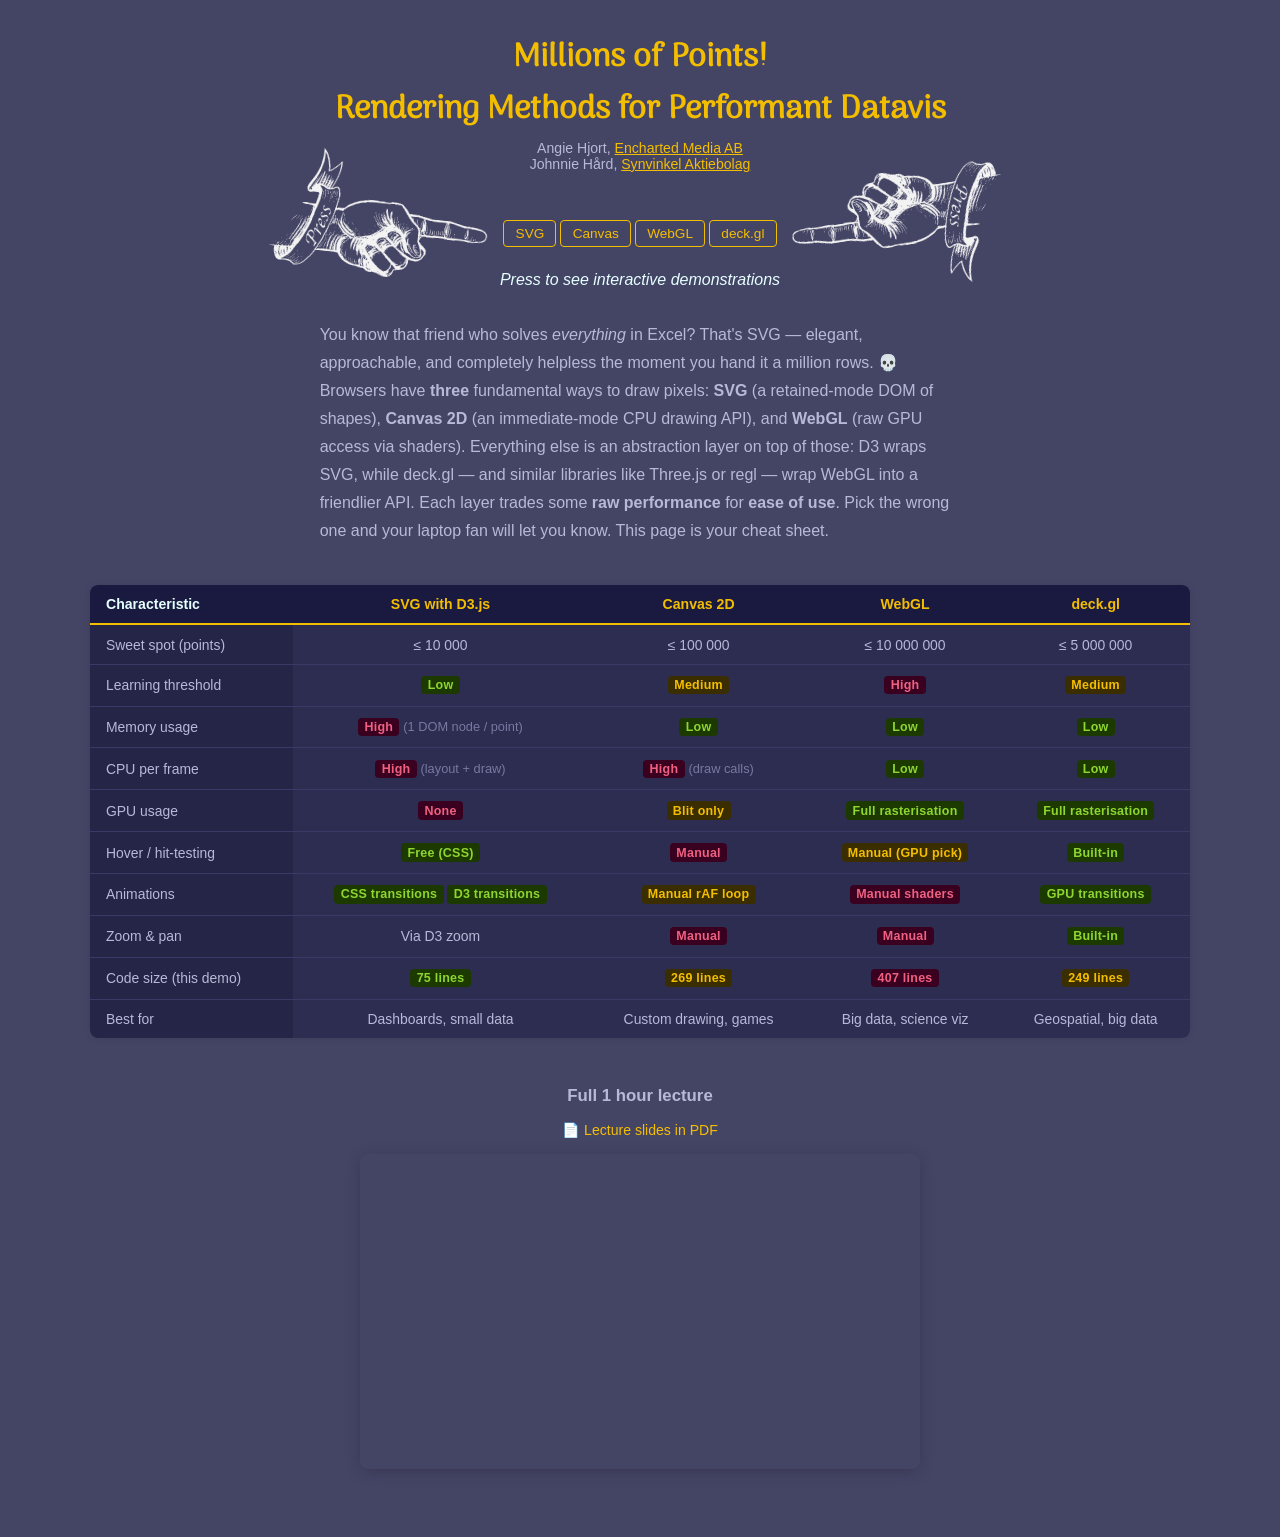
<file: index.html>
<!DOCTYPE html>
<html lang="en">
<head>
  <meta charset="UTF-8" />
  <meta name="viewport" content="width=device-width, initial-scale=1.0" />
  <title>Millions of Points: Rendering Methods for Performant Datavis</title>

  <!-- SEO -->
  <meta name="description" content="Compare SVG, Canvas 2D, WebGL, and deck.gl for rendering large scatter plots in the browser. Live interactive demos, code examples, and a performance breakdown by Angie Hjort." />
  <meta name="author" content="Angie Hjort" />
  <meta name="keywords" content="data visualisation, rendering performance, WebGL, Canvas 2D, SVG, D3, deck.gl, scatter plot, datavis, browser rendering" />
  <link rel="canonical" href="https://enchartme.github.io/rendering-methods/" />

  <!-- Open Graph (Facebook, LinkedIn, Slack, iMessage…) -->
  <meta property="og:type" content="website" />
  <meta property="og:title" content="Millions of Points: Rendering Methods for Performant Datavis" />
  <meta property="og:description" content="Compare SVG, Canvas 2D, WebGL, and deck.gl for rendering large scatter plots. Live demos, code walkthroughs, and a side-by-side performance table." />
  <meta property="og:url" content="https://enchartme.github.io/rendering-methods/" />
  <meta property="og:site_name" content="Rendering Methods — Encharted Media" />
  <meta property="og:locale" content="en_US" />

  <!-- Twitter / X card -->
  <meta name="twitter:card" content="summary_large_image" />
  <meta name="twitter:title" content="Millions of Points: Rendering Methods for Performant Datavis" />
  <meta name="twitter:description" content="Compare SVG, Canvas 2D, WebGL, and deck.gl for rendering large scatter plots. Live demos, code walkthroughs, and a side-by-side performance table." />
  <meta name="twitter:creator" content="@enchartme" />

  <link rel="stylesheet" href="helpers/shared.css">
  <style>
    @media (min-width: 1025px) {
      body {
        height: auto;
        overflow: visible;
      }
    }

    .overview-wrap {
      width: 100%;
    }

    .overview-header {
      text-align: center;
      margin-bottom: 2rem;
      max-width: 900px;
      margin-left: auto;
      margin-right: auto;
    }

    .overview-header h1 {
      font-size: clamp(1.25rem, 4vw, 2rem);
      margin-bottom: 0.25rem;
      white-space: normal;
    }

    .overview-header .author {
      font-size: 0.88rem;
      color: #b8b8d8;
      margin-bottom: 1.5rem;
    }

    .overview-header .author a {
      color: #f4be00;
    }

    .overview-header .page-nav {
      justify-content: center;
    }

    .page-nav-row {
      display: flex;
      align-items: center;
      justify-content: center;
      gap: 0.6rem;
      margin-bottom: 0;
      height: 75px;
    }

    @keyframes finger-nudge-left {
      0%   { left: -5px; }
      50%  { left: -15px; }
      100% { left: -5px; }
    }

    .image-container {
      position: relative;
      top: -10px
    }

    .page-nav-row .pointing-finger-left {
      height: clamp(60px, calc(45px + 8.75vw), 190px);
      width: auto;
      display: block;
      position: relative;
      transform: rotate(6deg);
      animation: finger-nudge-left 1.6s ease-in-out infinite;
    }

    @keyframes finger-nudge-right {
      0%   { right: -5px; }
      50%  { right: -15px; }
      100% { right: -5px; }
    }

    .page-nav-row .pointing-finger-right {
      height: clamp(60px, calc(45px + 8.75vw), 190px);
      width: auto;
      display: block;
      position: relative;
      transform: rotate(171deg);
      animation: finger-nudge-right 1.6s ease-in-out infinite;
    }

    .hint {
      font-style: italic;
      color: #e5ffff;
    }

    .page-nav a {
      color: #f4be00;
      border: 1px solid #f4be00;
    }
    .page-nav a:hover {
      background: #f4be00;
      color: #0a0032;
    }

    .intro {
      font-size: 1rem;
      line-height: 1.75;
      color: #b8b8d8;
      max-width: 72ch;
      margin: 0 auto 2.5rem;
    }

    .comparison-table-wrap {
      overflow-x: auto;
      -webkit-overflow-scrolling: touch;
      max-width: 1100px;
      margin-left: auto;
      margin-right: auto;
      margin-bottom: 3rem;
      border-radius: 8px;
      box-shadow: 0 1px 6px rgba(0,0,0,0.11);
    }

    .comparison-table {
      width: 100%;
      min-width: 600px;
      border-collapse: collapse;
      background: #2d2d52;
      border-radius: 8px;
      overflow: hidden;
      margin-bottom: 0;
      font-size: 0.87rem;
    }

    .comparison-table th,
    .comparison-table td {
      padding: 0.7rem 1rem;
      text-align: center;
      border-bottom: 1px solid #3a3a68;
    }

    .comparison-table thead th {
      background: #1a1a40;
      font-size: 0.88rem;
      color: #e5ffff;
      font-weight: 700;
      border-bottom: 2px solid #f4be00;
    }

    .comparison-table thead th a {
      color: #f4be00;
      text-decoration: none;
    }

    .comparison-table thead th a:hover {
      text-decoration: underline;
    }

    .comparison-table td:first-child {
      text-align: left;
      font-weight: 500;
      color: #b8b8d8;
      background: #252548;
      white-space: nowrap;
    }

    .comparison-table tr:last-child td {
      border-bottom: none;
    }

    .badge {
      display: inline-block;
      padding: 0.18em 0.5em;
      border-radius: 4px;
      font-size: 0.78rem;
      font-weight: 600;
      letter-spacing: 0.02em;
      white-space: nowrap;
    }

    .badge-green  { background: #1c3a00; color: #8ed630; }
    .badge-yellow { background: #3a2e00; color: #f4be00; }
    .badge-red    { background: #3a0020; color: #f06080; }
    .badge-blue   { background: #003838; color: #00e0e2; }
    .muted        { color: #7878a0; font-size: 0.8rem; }

    .video-section {
      text-align: center;
      margin-bottom: 2rem;
      max-width: 900px;
      margin-left: auto;
      margin-right: auto;
    }

    .video-section h2 {
      font-size: 1.05rem;
      color: #b8b8d8;
      font-weight: 600;
      margin-bottom: 1rem;
    }

    .video-wrapper {
      display: inline-block;
      box-shadow: 0 3px 16px rgba(0,0,0,0.18);
      border-radius: 8px;
      overflow: hidden;
      width: 100%;
      max-width: 560px;
    }

    .video-wrapper iframe {
      display: block;
      width: 100%;
      height: auto;
      aspect-ratio: 16 / 9;
    }
  </style>
</head>
<body>

  <div class="overview-wrap">

    <header class="overview-header">
      <h1>Millions of Points! <br/> Rendering Methods for Performant Datavis</h1>
      <p class="author">
        Angie Hjort, <a href="https://enchart.me/" target="_blank">Encharted Media AB</a><br/>
        Johnnie Hård, <a href="https://synvinkel.org/" target="_blank">Synvinkel Aktiebolag</a>
      </p>
      <p class="author"></p>
      <div class="page-nav-row">
        <div class="image-container">
          <img src="lib/pointing-finger.png" alt="" class="pointing-finger-left" aria-hidden="true">
        </div>
        <nav class="page-nav">
          <a href="svg.html">SVG</a>
          <a href="canvas.html">Canvas</a>
          <a href="webgl.html">WebGL</a>
          <a href="deckgl.html">deck.gl</a>
        </nav>
        <div class="image-container">
          <img src="lib/pointing-finger.png" alt="" class="pointing-finger-right" aria-hidden="true">
        </div>
      </div>
      <div class="hint">Press to see interactive demonstrations</div>
    </header>

    <p class="intro">
      You know that friend who solves <em>everything</em> in Excel? That's SVG &mdash; elegant,
      approachable, and completely helpless the moment you hand it a million rows. 💀
      Browsers have <strong>three</strong> fundamental ways to draw pixels: <strong>SVG</strong>
      (a retained-mode DOM of shapes), <strong>Canvas 2D</strong> (an immediate-mode CPU drawing
      API), and <strong>WebGL</strong> (raw GPU access via shaders). Everything else is an
      abstraction layer on top of those: D3 wraps SVG, while deck.gl &mdash; and similar
      libraries like Three.js or regl &mdash; wrap WebGL into a friendlier API. Each layer trades
      some <strong>raw performance</strong> for <strong>ease of use</strong>. Pick the wrong one
      and your laptop fan will let you know. This page is your cheat sheet.
    </p>

    <div class="comparison-table-wrap">
    <table class="comparison-table">
      <thead>
        <tr>
          <th style="text-align:left;">Characteristic</th>
          <th><a href="svg.html">SVG with D3.js</a></th>
          <th><a href="canvas.html">Canvas 2D</a></th>
          <th><a href="webgl.html">WebGL</a></th>
          <th><a href="deckgl.html">deck.gl</a></th>
        </tr>
      </thead>
      <tbody>
        <tr>
          <td>Sweet spot (points)</td>
          <td>≤ 10 000</td>
          <td>≤ 100 000</td>
          <td>≤ 10 000 000</td>
          <td>≤ 5 000 000</td>
        </tr>
        <tr>
          <td>Learning threshold</td>
          <td><span class="badge badge-green">Low</span></td>
          <td><span class="badge badge-yellow">Medium</span></td>
          <td><span class="badge badge-red">High</span></td>
          <td><span class="badge badge-yellow">Medium</span></td>
        </tr>
        <tr>
          <td>Memory usage</td>
          <td><span class="badge badge-red">High</span> <span class="muted">(1 DOM node / point)</span></td>
          <td><span class="badge badge-green">Low</span></td>
          <td><span class="badge badge-green">Low</span></td>
          <td><span class="badge badge-green">Low</span></td>
        </tr>
        <tr>
          <td>CPU per frame</td>
          <td><span class="badge badge-red">High</span> <span class="muted">(layout + draw)</span></td>
          <td><span class="badge badge-red">High</span> <span class="muted">(draw calls)</span></td>
          <td><span class="badge badge-green">Low</span></td>
          <td><span class="badge badge-green">Low</span></td>
        </tr>
        <tr>
          <td>GPU usage</td>
          <td><span class="badge badge-red">None</span></td>
          <td><span class="badge badge-yellow">Blit only</span></td>
          <td><span class="badge badge-green">Full rasterisation</span></td>
          <td><span class="badge badge-green">Full rasterisation</span></td>
        </tr>
        <tr>
          <td>Hover / hit-testing</td>
          <td><span class="badge badge-green">Free (CSS)</span></td>
          <td><span class="badge badge-red">Manual</span></td>
          <td><span class="badge badge-yellow">Manual (GPU pick)</span></td>
          <td><span class="badge badge-green">Built-in</span></td>
        </tr>
        <tr>
          <td>Animations</td>
          <td><span class="badge badge-green">CSS transitions</span> <span class="badge badge-green">D3 transitions</span></td>
          <td><span class="badge badge-yellow">Manual rAF loop</span></td>
          <td><span class="badge badge-red">Manual shaders</span></td>
          <td><span class="badge badge-green">GPU transitions</span></td>
        </tr>
        <tr>
          <td>Zoom &amp; pan</td>
          <td>Via D3 zoom</td>
          <td><span class="badge badge-red">Manual</span></td>
          <td><span class="badge badge-red">Manual</span></td>
          <td><span class="badge badge-green">Built-in</span></td>
        </tr>
        <tr>
          <td>Code size (this demo)</td>
          <td><span class="badge badge-green">75 lines</span></td>
          <td><span class="badge badge-yellow">269 lines</span></td>
          <td><span class="badge badge-red">407 lines</span></td>
          <td><span class="badge badge-yellow">249 lines</span></td>
        </tr>
        <tr>
          <td>Best for</td>
          <td>Dashboards, small data</td>
          <td>Custom drawing, games</td>
          <td>Big data, science viz</td>
          <td>Geospatial, big data</td>
        </tr>
      </tbody>
    </table>
    </div><!-- /.comparison-table-wrap -->

    <div class="video-section">
      <h2>Full 1 hour lecture</h2>
      <p style="margin-bottom:1rem;font-size:0.88rem;color:#777;">
        <a href="https://s3.angiehjort.com/public-library/publications/2026--Angie-Hjort--Millions-of-Points--Rendering-Methods-for-Performant-Datavis.pdf" style="color:#f4be00;text-decoration:none;" onmouseover="this.style.textDecoration='underline'" onmouseout="this.style.textDecoration='none'">📄 Lecture slides in PDF</a>
      </p>
      <div class="video-wrapper">
        <iframe src="https://www.youtube.com/embed/5h4A1JGG_vA?si=MvBcUeYN4b3zB4i2" title="YouTube video player" frameborder="0" allow="accelerometer; autoplay; clipboard-write; encrypted-media; gyroscope; picture-in-picture; web-share" referrerpolicy="strict-origin-when-cross-origin" allowfullscreen></iframe>
      </div>
    </div>

  </div><!-- /.overview-wrap -->

</body>
</html>
</file>
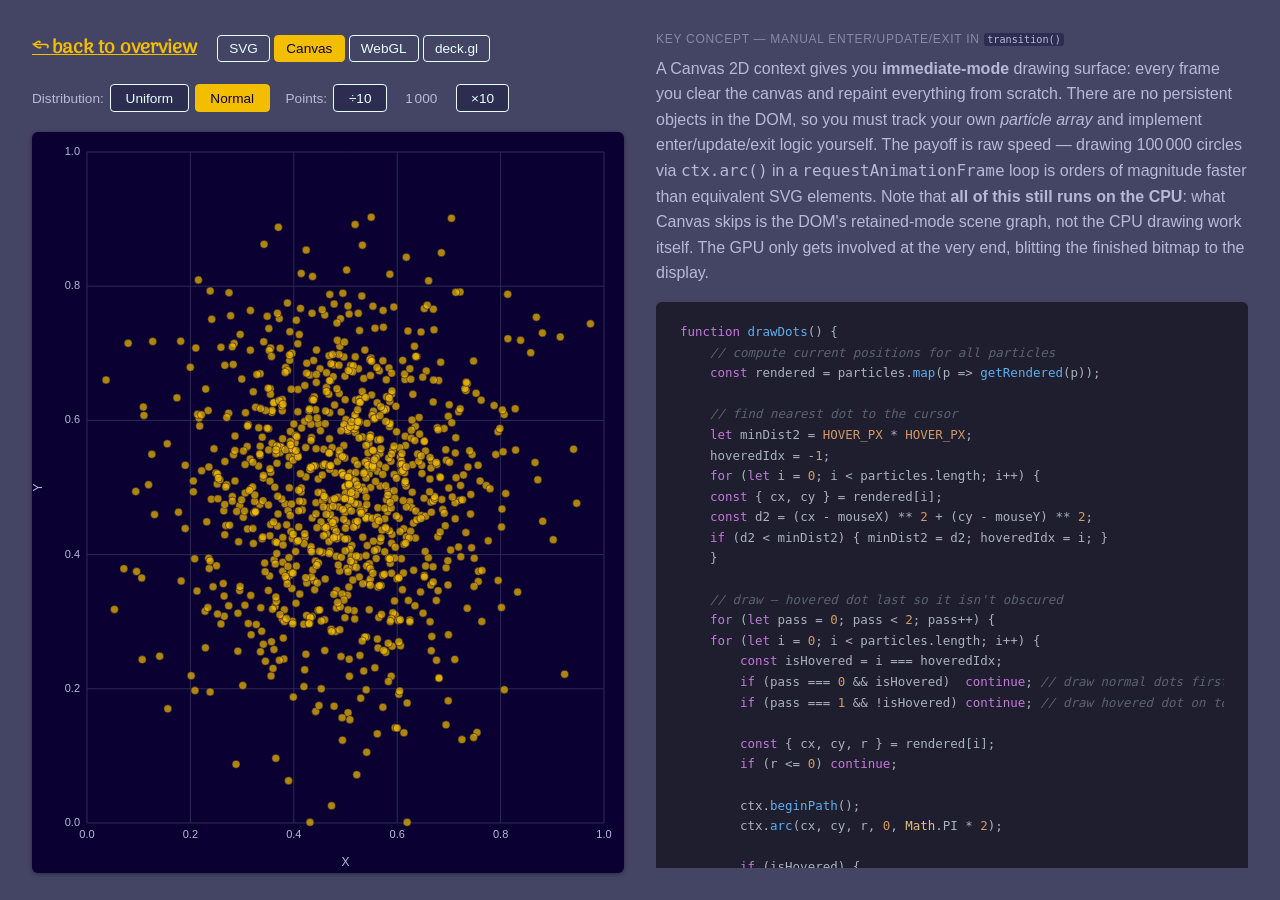
<file: canvas.html>
<!DOCTYPE html>
<html lang="en">
<head>
  <meta charset="UTF-8" />
  <meta name="viewport" content="width=device-width, initial-scale=1.0" />
  <title>Rendering Methods — Canvas</title>
  <link rel="stylesheet" href="lib/atom-one-dark.min.css">
  <script src="lib/highlight.min.js"></script>
  <link rel="stylesheet" href="helpers/shared.css">
  <style>
    canvas {
      display: block;
      width: 100%;
      height: 100%;
      cursor: default;
    }
  </style>
</head>
<body>

  <div class="page-layout">
  <div class="left-col">

  <header class="page-header">
    <h1><a href="index.html">← back to overview</a></h1>
    <nav class="page-nav">
      <a href="svg.html">SVG</a>
      <a href="canvas.html" class="current">Canvas</a>
      <a href="webgl.html">WebGL</a>
      <a href="deckgl.html">deck.gl</a>
    </nav>
  </header>

  <div class="controls">
    <div class="controls-group">
      <span>Distribution:</span>
      <button class="btn"        id="btn-uniform">Uniform</button>
      <button class="btn active" id="btn-normal" >Normal</button>
    </div>
    <div class="controls-group">
      <span>Points:</span>
      <button class="btn" id="btn-div10">&divide;10</button>
      <span id="n-display" style="font-size:0.85rem;color:#b8b8d8;min-width:3.5rem;text-align:center;">1 000</span>
      <button class="btn" id="btn-mul10">&times;10</button>
    </div>
  </div>

  <div class="chart-container">
    <canvas id="scatterplot"></canvas>
  </div>

  </div><!-- /.left-col -->
  <div class="right-col">

  <div class="code-panel">
    <p class="code-panel-label">Key concept &mdash; manual enter/update/exit in <code>transition()</code></p>
    <p class="code-panel-explainer">
      A Canvas 2D context gives you <strong>immediate-mode</strong> drawing surface: every frame you
      clear the canvas and repaint everything from scratch. There are no persistent objects in the DOM,
      so you must track your own <em>particle array</em> and implement enter/update/exit logic yourself.
      The payoff is raw speed &mdash; drawing 100 000 circles via <code>ctx.arc()</code> in a
      <code>requestAnimationFrame</code> loop is orders of magnitude faster than equivalent SVG elements.      Note that <strong>all of this still runs on the CPU</strong>: what Canvas skips is the DOM's
      retained-mode scene graph, not the CPU drawing work itself. The GPU only gets involved at the
      very end, blitting the finished bitmap to the display.    </p>
    <pre><code class="language-javascript">function drawDots() {
    // compute current positions for all particles
    const rendered = particles.map(p => getRendered(p));

    // find nearest dot to the cursor
    let minDist2 = HOVER_PX * HOVER_PX;
    hoveredIdx = -1;
    for (let i = 0; i < particles.length; i++) {
    const { cx, cy } = rendered[i];
    const d2 = (cx - mouseX) ** 2 + (cy - mouseY) ** 2;
    if (d2 < minDist2) { minDist2 = d2; hoveredIdx = i; }
    }

    // draw — hovered dot last so it isn't obscured
    for (let pass = 0; pass < 2; pass++) {
    for (let i = 0; i < particles.length; i++) {
        const isHovered = i === hoveredIdx;
        if (pass === 0 && isHovered)  continue; // draw normal dots first
        if (pass === 1 && !isHovered) continue; // draw hovered dot on top

        const { cx, cy, r } = rendered[i];
        if (r <= 0) continue;

        ctx.beginPath();
        ctx.arc(cx, cy, r, 0, Math.PI * 2);

        if (isHovered) {
        ctx.fillStyle   = '#e5ffff';
        ctx.strokeStyle = '#0a0032';
        ctx.lineWidth   = 0.5;
        } else {
        ctx.fillStyle   = 'rgba(244,190,0,0.7)'; // otter shine gold @ 70%
        ctx.strokeStyle = '#0a0032';
        ctx.lineWidth   = 0.5;
        }

        ctx.fill();
        ctx.stroke();
    }
}
    </code></pre>
  </div>

  <div class="code-panel">
    <p class="code-panel-label">Hover &amp; color</p>
    <p class="code-panel-explainer">
      A canvas is just pixels &mdash; it has no built-in hit-testing. You track the mouse yourself
      and run a nearest-neighbour search every frame. To prevent a hovered dot from being
      obscured by its neighbours, use a two-pass draw: paint all normal dots first, then
      overdraw the highlighted one on top.
    </p>
    <pre><code class="language-javascript">// 1. Track the mouse position
canvas.addEventListener('mousemove', e => {
  const rect = canvas.getBoundingClientRect();
  mouseX = e.clientX - rect.left;
  mouseY = e.clientY - rect.top;
  if (!rafId) render();   // repaint when animation is idle
});

canvas.addEventListener('mouseleave', () => {
  mouseX = -Infinity;
  if (!rafId) render();
});

// 2. Nearest-neighbour search (inside drawDots)
let minDist2 = HOVER_PX * HOVER_PX;
hoveredIdx = -1;
for (let i = 0; i &lt; particles.length; i++) {
  const { cx, cy } = rendered[i];
  const d2 = (cx - mouseX)**2 + (cy - mouseY)**2;
  if (d2 &lt; minDist2) { minDist2 = d2; hoveredIdx = i; }
}

// 3. Color branch — hovered dot is drawn on top in the second pass
ctx.fillStyle = isHovered ? '#e5ffff' : 'rgba(244,190,0,0.7)';</code></pre>
  </div>

  <p class="github-link">See the <a href="https://github.com/enchartme/rendering-methods/blob/main/methods/canvas.js">complete implementation</a> on GitHub (269 lines)</p>

  </div><!-- /.right-col -->
  </div><!-- /.page-layout -->

  <script src="helpers/data.js"></script>
  <script src="helpers/controls.js"></script>
  <script src="methods/canvas.js"></script>
  <script>
    hljs.highlightAll();
  </script>
</body>
</html>
</file>
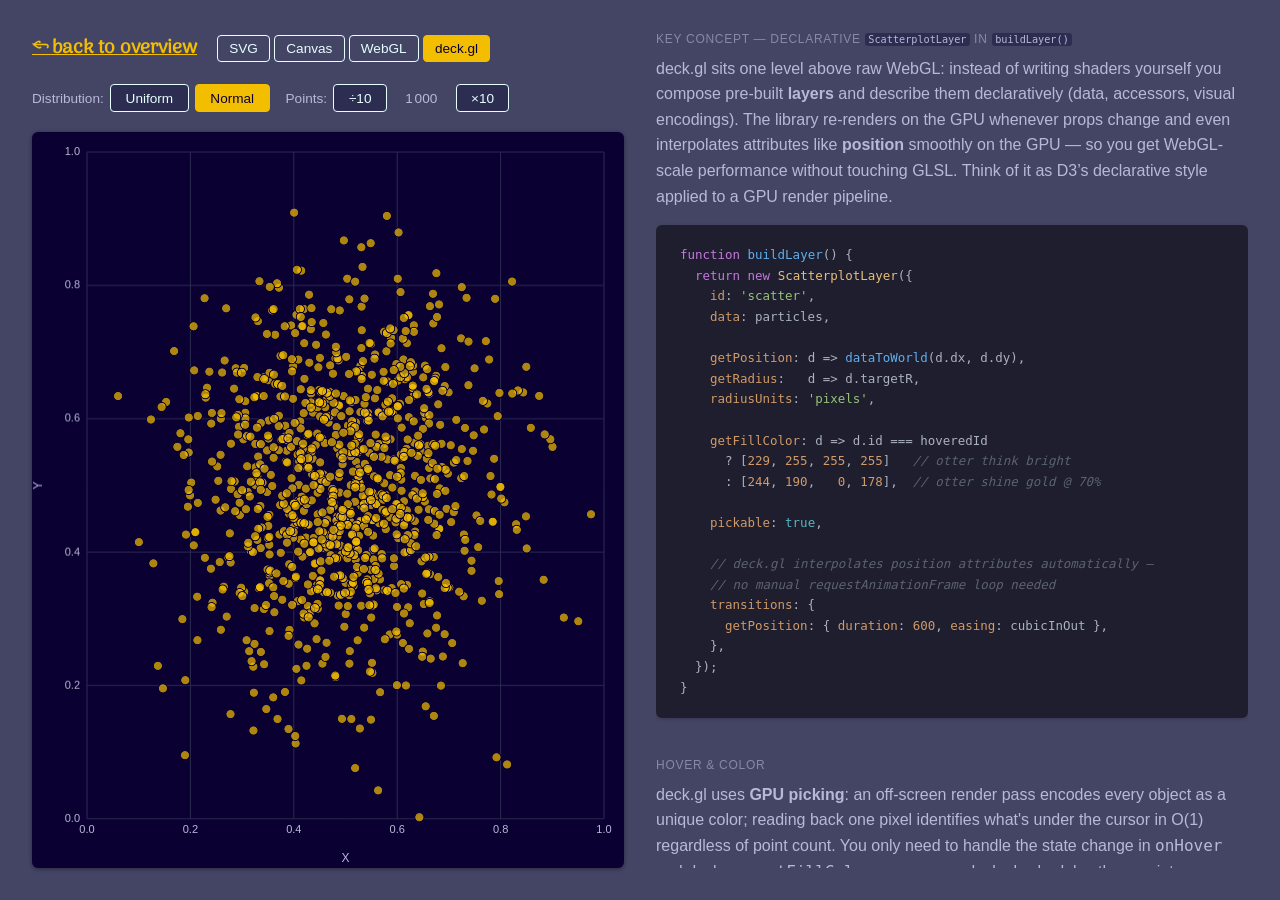
<file: deckgl.html>
<!DOCTYPE html>
<html lang="en">
<head>
  <meta charset="UTF-8" />
  <meta name="viewport" content="width=device-width, initial-scale=1.0" />
  <title>Rendering Methods — deck.gl</title>
  <link rel="stylesheet" href="lib/atom-one-dark.min.css">
  <script src="lib/highlight.min.js"></script>
  <link rel="stylesheet" href="helpers/shared.css">
  <style>
    /* Axis canvas — drawn first (lower z), grid lines + labels */
    #axis-canvas {
      position: absolute;
      top: 0; left: 0;
      width: 100%; height: 100%;
      pointer-events: none;
    }

    /* deck.gl canvas created programmatically inside this container */
    #deck-canvas {
      position: absolute;
      top: 0; left: 0;
      width: 100%; height: 100%;
      cursor: default;
    }
  </style>
</head>
<body>

  <div class="page-layout">
  <div class="left-col">

  <header class="page-header">
    <h1><a href="index.html">← back to overview</a></h1>
    <nav class="page-nav">
      <a href="svg.html">SVG</a>
      <a href="canvas.html">Canvas</a>
      <a href="webgl.html">WebGL</a>
      <a href="deckgl.html" class="current">deck.gl</a>
    </nav>
  </header>

  <div class="controls">
    <div class="controls-group">
      <span>Distribution:</span>
      <button class="btn"        id="btn-uniform">Uniform</button>
      <button class="btn active" id="btn-normal" >Normal</button>
    </div>
    <div class="controls-group">
      <span>Points:</span>
      <button class="btn" id="btn-div10">&divide;10</button>
      <span id="n-display" style="font-size:0.85rem;color:#b8b8d8;min-width:3.5rem;text-align:center;">1 000</span>
      <button class="btn" id="btn-mul10">&times;10</button>
    </div>
  </div>

  <div class="chart-container">
    <canvas id="axis-canvas"></canvas>
    <!-- deck.gl canvas inserted here by JS -->
  </div>

  </div><!-- /.left-col -->
  <div class="right-col">

  <div class="code-panel">
    <p class="code-panel-label">Key concept &mdash; declarative <code>ScatterplotLayer</code> in <code>buildLayer()</code></p>
    <p class="code-panel-explainer">
      deck.gl sits one level above raw WebGL: instead of writing shaders yourself you compose
      pre-built <strong>layers</strong> and describe them declaratively (data, accessors, visual
      encodings). The library re-renders on the GPU whenever props change and even interpolates
      attributes like <strong>position</strong> smoothly on the GPU &mdash; so you get WebGL-scale performance
      without touching GLSL. Think of it as D3’s declarative style applied to a GPU render pipeline.
    </p>
    <pre><code class="language-javascript">function buildLayer() {
  return new ScatterplotLayer({
    id: 'scatter',
    data: particles,

    getPosition: d => dataToWorld(d.dx, d.dy),
    getRadius:   d => d.targetR,
    radiusUnits: 'pixels',

    getFillColor: d => d.id === hoveredId
      ? [229, 255, 255, 255]   // otter think bright
      : [244, 190,   0, 178],  // otter shine gold @ 70%

    pickable: true,

    // deck.gl interpolates position attributes automatically —
    // no manual requestAnimationFrame loop needed
    transitions: {
      getPosition: { duration: 600, easing: cubicInOut },
    },
  });
}</code></pre>
  </div>

  <div class="code-panel">
    <p class="code-panel-label">Hover &amp; color</p>
    <p class="code-panel-explainer">
      deck.gl uses <strong>GPU picking</strong>: an off-screen render pass encodes every object
      as a unique color; reading back one pixel identifies what's under the cursor in O(1)
      regardless of point count. You only need to handle the state change in
      <code>onHover</code> and declare a <code>getFillColor</code> accessor &mdash; deck.gl
      schedules the repaint automatically.
    </p>
    <pre><code class="language-javascript">// deck.gl fires onHover after its GPU picking pass
new Deck({
  pickingRadius: 20,   // snap to nearest object within 20 px
  onHover: ({ object }) => {
    const newId = object ? object.id : null;
    if (newId !== hoveredId) {
      hoveredId = newId;
      deckInstance.setProps({ layers: [buildLayer()] });
    }
  },
});

// Accessor re-runs per datum on every re-render
getFillColor: d => d.id === hoveredId
  ? [229, 255, 255, 255]  // otter think bright
  : [244, 190,   0, 178], // otter shine gold @ 70%

// Declare dependency so deck.gl re-evaluates getFillColor on hover change
updateTriggers: { getFillColor: [hoveredId] }</code></pre>
  </div>

  <p class="github-link">See the <a href="https://github.com/enchartme/rendering-methods/blob/main/methods/deckgl.js">complete implementation</a> on GitHub (249 lines)</p>

  </div><!-- /.right-col -->
  </div><!-- /.page-layout -->

  <!-- deck.gl standalone bundle — exposes window.deck -->
  <script src="lib/deck.gl.min.js"></script>
  <script src="helpers/data.js"></script>
  <script src="helpers/controls.js"></script>

  <script src="methods/deckgl.js"></script>
  <script>
    hljs.highlightAll();
  </script>
</body>
</html>
</file>
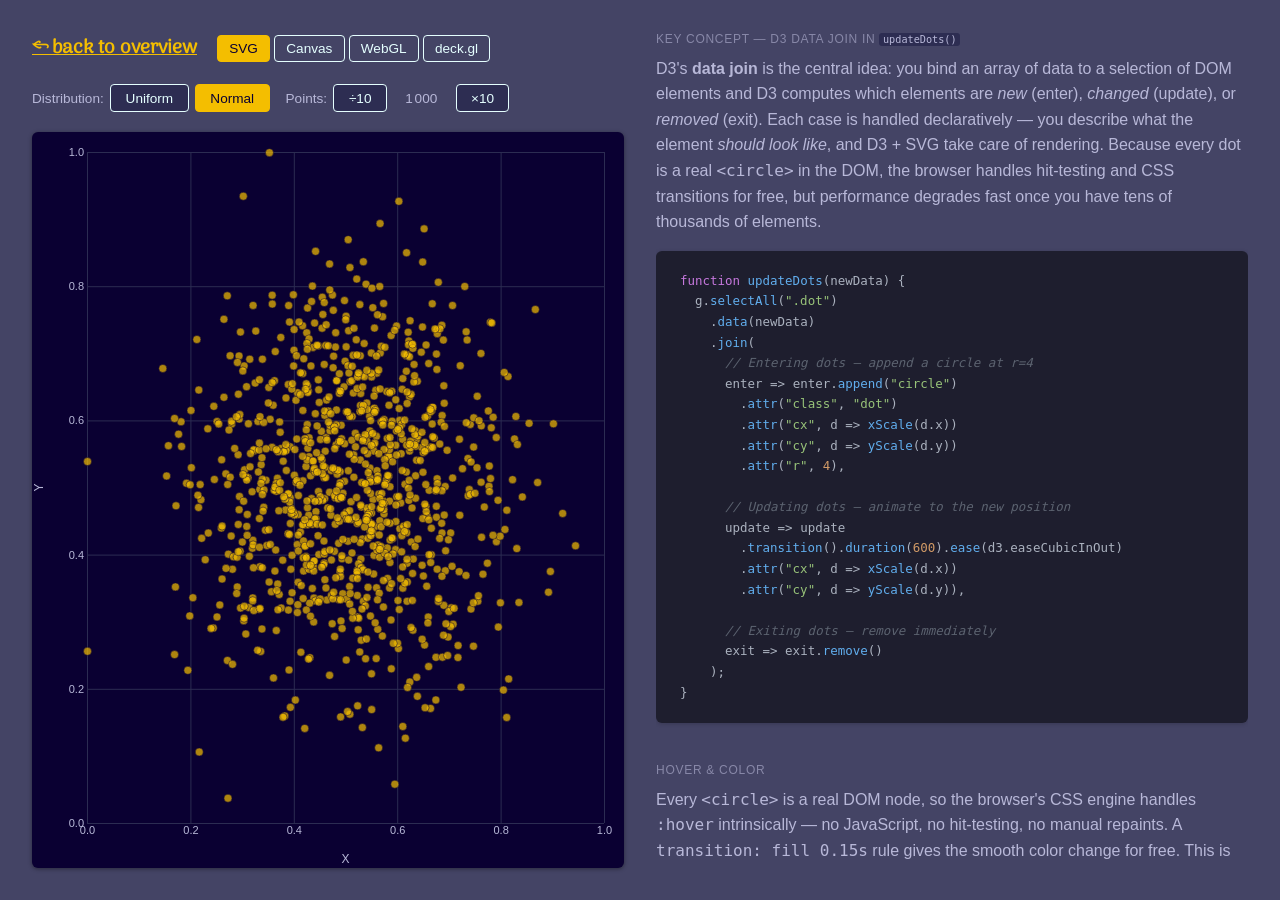
<file: svg.html>
<!DOCTYPE html>
<html lang="en">
<head>
  <meta charset="UTF-8" />
  <meta name="viewport" content="width=device-width, initial-scale=1.0" />
  <title>SVG with D3.js — Rendering Methods</title>
  <script src="lib/d3.v7.min.js"></script>
  <link rel="stylesheet" href="lib/atom-one-dark.min.css">
  <script src="lib/highlight.min.js"></script>
  <link rel="stylesheet" href="helpers/shared.css">
  <style>
    #scatterplot {
      display: block;
      width: 100%;
      height: 100%;
    }

    .axis text {
      font-size: 11px;
      fill: #b8b8d8;
    }

    .axis line,
    .axis path {
      stroke: #2c2c52;
    }

    .axis-label {
      font-size: 12px;
      fill: #b8b8d8;
    }

    .dot {
      fill: #f4be00;
      fill-opacity: 0.7;
      stroke: #0a0032;
      stroke-width: 0.5;
      cursor: default;
      transition: fill 0.15s;
    }

    .dot:hover {
      fill: #e5ffff;
      fill-opacity: 1;
    }
  </style>
</head>
<body>

  <div class="page-layout">
  <div class="left-col">

  <header class="page-header">
    <h1><a href="index.html">← back to overview</a></h1>
    <nav class="page-nav">
      <a href="svg.html" class="current">SVG</a>
      <a href="canvas.html">Canvas</a>
      <a href="webgl.html">WebGL</a>
      <a href="deckgl.html">deck.gl</a>
    </nav>
  </header>

  <div class="controls">
    <div class="controls-group">
      <span>Distribution:</span>
      <button class="btn"        id="btn-uniform">Uniform</button>
      <button class="btn active" id="btn-normal" >Normal</button>
    </div>
    <div class="controls-group">
      <span>Points:</span>
      <button class="btn" id="btn-div10">&divide;10</button>
      <span id="n-display" style="font-size:0.85rem;color:#b8b8d8;min-width:3.5rem;text-align:center;">1 000</span>
      <button class="btn" id="btn-mul10">&times;10</button>
    </div>
  </div>

  <div class="chart-container">
    <svg id="scatterplot"></svg>
  </div>

  </div><!-- /.left-col -->
  <div class="right-col">

  <div class="code-panel">
    <p class="code-panel-label">Key concept &mdash; D3 data join in <code>updateDots()</code></p>
    <p class="code-panel-explainer">
      D3's <strong>data join</strong> is the central idea: you bind an array of data to a selection of DOM
      elements and D3 computes which elements are <em>new</em> (enter), <em>changed</em> (update), or
      <em>removed</em> (exit). Each case is handled declaratively &mdash; you describe what the element
      <em>should look like</em>, and D3 + SVG take care of rendering. Because every dot is a real
      <code>&lt;circle&gt;</code> in the DOM, the browser handles hit-testing and CSS transitions for free,
      but performance degrades fast once you have tens of thousands of elements.
    </p>
    <pre><code class="language-javascript">function updateDots(newData) {
  g.selectAll(".dot")
    .data(newData)
    .join(
      // Entering dots — append a circle at r=4
      enter => enter.append("circle")
        .attr("class", "dot")
        .attr("cx", d => xScale(d.x))
        .attr("cy", d => yScale(d.y))
        .attr("r", 4),

      // Updating dots — animate to the new position
      update => update
        .transition().duration(600).ease(d3.easeCubicInOut)
        .attr("cx", d => xScale(d.x))
        .attr("cy", d => yScale(d.y)),

      // Exiting dots — remove immediately
      exit => exit.remove()
    );
}</code></pre>
  </div>

  <div class="code-panel">
    <p class="code-panel-label">Hover &amp; color</p>
    <p class="code-panel-explainer">
      Every <code>&lt;circle&gt;</code> is a real DOM node, so the browser's CSS engine handles
      <code>:hover</code> intrinsically &mdash; no JavaScript, no hit-testing, no manual repaints.
      A <code>transition: fill 0.15s</code> rule gives the smooth color change for free. This is
      one of SVG's biggest ergonomic advantages over canvas-based renderers.
    </p>
    <pre><code class="language-css">/* SVG circles are DOM nodes — CSS :hover works out of the box */
.dot {
  fill: #f4be00;
  stroke: #0a0032;
  stroke-width: 0.5;
  transition: fill 0.15s;
}

.dot:hover {
  fill: #e5ffff;
  fill-opacity: 1;
}</code></pre>
  </div>

  <p class="github-link">See the <a href="https://github.com/enchartme/rendering-methods/blob/main/methods/svg.js">complete implementation</a> on GitHub (75 lines)</p>

  </div><!-- /.right-col -->
  </div><!-- /.page-layout -->

  <script src="helpers/data.js"></script>
  <script src="helpers/controls.js"></script>
  <script src="methods/svg.js"></script>
  <script>
    hljs.highlightAll();
  </script>
</body>
</html>
</file>
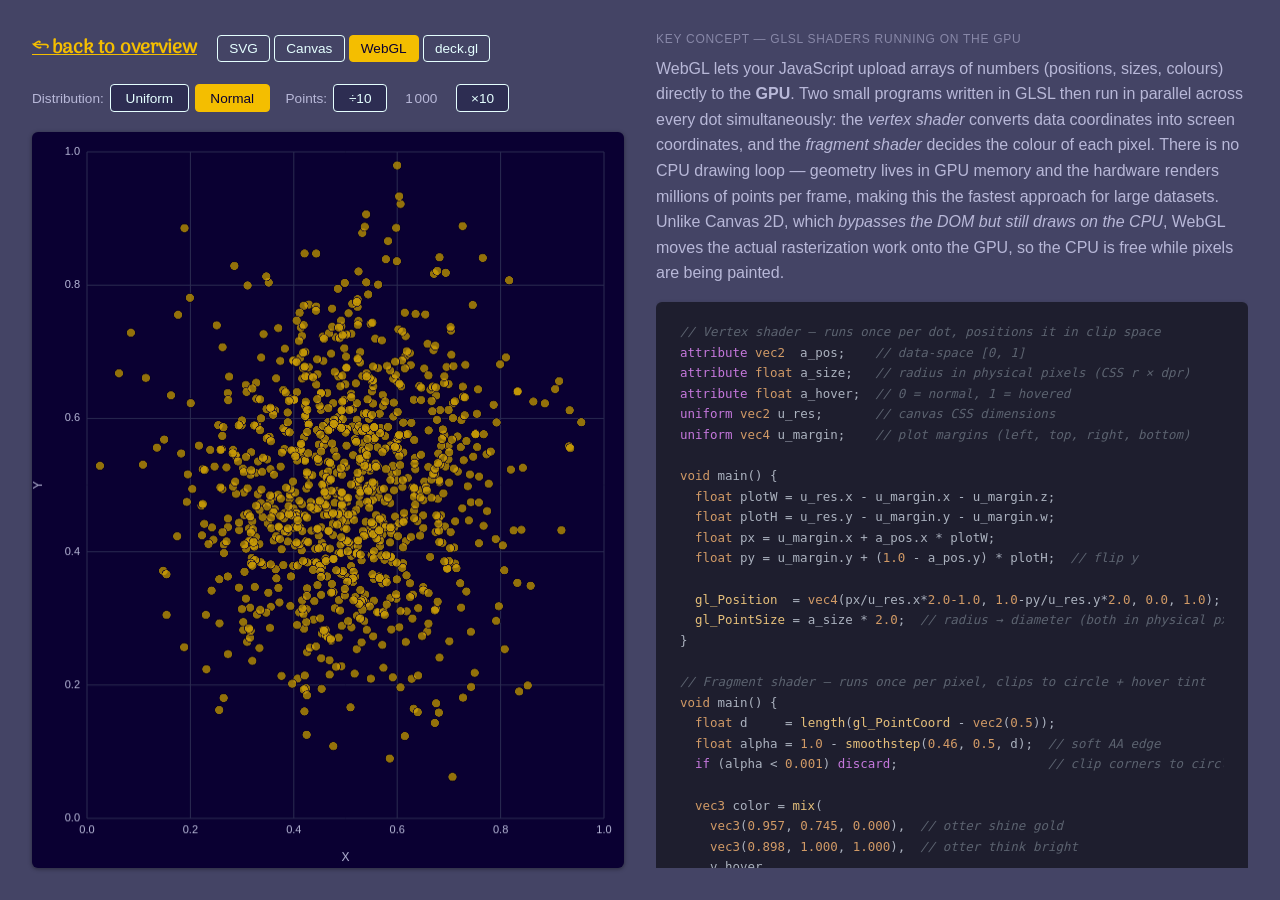
<file: webgl.html>
<!DOCTYPE html>
<html lang="en">
<head>
  <meta charset="UTF-8" />
  <meta name="viewport" content="width=device-width, initial-scale=1.0" />
  <title>Rendering Methods — WebGL</title>
  <link rel="stylesheet" href="lib/atom-one-dark.min.css">
  <script src="lib/highlight.min.js"></script>
  <script src="lib/hljs-glsl.min.js"></script>
  <link rel="stylesheet" href="helpers/shared.css">
  <style>
    /* axis canvas — drawn first (lower z), grid lines + labels */
    #axis-canvas {
      position: absolute;
      top: 0; left: 0;
      width: 100%; height: 100%;
      pointer-events: none;
    }

    /* WebGL canvas — drawn on top, transparent background so axes show through */
    #gl-canvas {
      position: absolute;
      top: 0; left: 0;
      width: 100%; height: 100%;
      cursor: default;
    }
  </style>
</head>
<body>

  <div class="page-layout">
  <div class="left-col">

  <header class="page-header">
    <h1><a href="index.html">← back to overview</a></h1>
    <nav class="page-nav">
      <a href="svg.html">SVG</a>
      <a href="canvas.html">Canvas</a>
      <a href="webgl.html" class="current">WebGL</a>
      <a href="deckgl.html">deck.gl</a>
    </nav>
  </header>

  <div class="controls">
    <div class="controls-group">
      <span>Distribution:</span>
      <button class="btn"        id="btn-uniform">Uniform</button>
      <button class="btn active" id="btn-normal" >Normal</button>
    </div>
    <div class="controls-group">
      <span>Points:</span>
      <button class="btn" id="btn-div10">&divide;10</button>
      <span id="n-display" style="font-size:0.85rem;color:#b8b8d8;min-width:3.5rem;text-align:center;">1&#8239;000</span>
      <button class="btn" id="btn-mul10">&times;10</button>
    </div>
  </div>

  <div class="chart-container">
    <canvas id="axis-canvas"></canvas>
    <canvas id="gl-canvas"></canvas>
  </div>

  </div><!-- /.left-col -->
  <div class="right-col">

  <div class="code-panel">
    <p class="code-panel-label">Key concept &mdash; GLSL shaders running on the GPU</p>
    <p class="code-panel-explainer">
      WebGL lets your JavaScript upload arrays of numbers (positions, sizes, colours) directly to the
      <strong>GPU</strong>. Two small programs written in GLSL then run in parallel across every dot
      simultaneously: the <em>vertex shader</em> converts data coordinates into screen coordinates, and
      the <em>fragment shader</em> decides the colour of each pixel. There is no CPU drawing loop &mdash;
      geometry lives in GPU memory and the hardware renders millions of points per frame, making this
      the fastest approach for large datasets.
      Unlike Canvas 2D, which <em>bypasses the DOM but still draws on the CPU</em>, WebGL moves the
      actual rasterization work onto the GPU, so the CPU is free while pixels are being painted.
    </p>
    <pre><code class="language-glsl">// Vertex shader — runs once per dot, positions it in clip space
attribute vec2  a_pos;    // data-space [0, 1]
attribute float a_size;   // radius in physical pixels (CSS r × dpr)
attribute float a_hover;  // 0 = normal, 1 = hovered
uniform vec2 u_res;       // canvas CSS dimensions
uniform vec4 u_margin;    // plot margins (left, top, right, bottom)

void main() {
  float plotW = u_res.x - u_margin.x - u_margin.z;
  float plotH = u_res.y - u_margin.y - u_margin.w;
  float px = u_margin.x + a_pos.x * plotW;
  float py = u_margin.y + (1.0 - a_pos.y) * plotH;  // flip y

  gl_Position  = vec4(px/u_res.x*2.0-1.0, 1.0-py/u_res.y*2.0, 0.0, 1.0);
  gl_PointSize = a_size * 2.0;  // radius → diameter (both in physical px)
}

// Fragment shader — runs once per pixel, clips to circle + hover tint
void main() {
  float d     = length(gl_PointCoord - vec2(0.5));
  float alpha = 1.0 - smoothstep(0.46, 0.5, d);  // soft AA edge
  if (alpha &lt; 0.001) discard;                    // clip corners to circle

  vec3 color = mix(
    vec3(0.957, 0.745, 0.000),  // otter shine gold
    vec3(0.898, 1.000, 1.000),  // otter think bright
    v_hover
  );
  // stroke ring: otter sleep night near the edge
  color = mix(color, vec3(0.039, 0.000, 0.196), smoothstep(0.38, 0.44, d));
  gl_FragColor = vec4(color, mix(0.9, 1.0, v_hover) * alpha);
}</code></pre>
  </div>

  <div class="code-panel">
    <p class="code-panel-label">Hover &amp; color</p>
    <p class="code-panel-explainer">
      WebGL has no concept of objects &mdash; only raw vertices. Hit-testing runs on the CPU:
      a nearest-neighbour loop each frame writes a <code>0.0</code> or <code>1.0</code> flag per
      point into a typed array. That array is uploaded as a per-vertex attribute
      (<code>a_hover</code>) and the fragment shader uses <code>mix()</code> to blend
      otter shine gold &rarr; otter think bright without branching.
    </p>
    <pre><code class="language-javascript">// CPU: nearest-neighbour search, result stored in hoverArr
for (let i = 0; i &lt; count; i++) {
  const d2 = (px - mouseX)**2 + (py - mouseY)**2;
  if (d2 &lt; minDist2) { minDist2 = d2; hoveredIdx = i; }
}
for (let i = 0; i &lt; count; i++)
  hoverArr[i] = i === hoveredIdx ? 1.0 : 0.0;

// Upload as a per-vertex attribute on every frame
gl.bufferData(gl.ARRAY_BUFFER, hoverArr, gl.DYNAMIC_DRAW);</code></pre>
    <pre><code class="language-glsl">// Fragment shader: GPU blends color based on the v_hover varying
vec3  blue  = vec3(0.957, 0.745, 0.000); // otter shine gold
vec3  pink  = vec3(0.898, 1.000, 1.000); // otter think bright
vec3  color = mix(blue, pink, v_hover);  // 0.0 = blue, 1.0 = pink
float baseA = mix(0.9, 1.0, v_hover);
gl_FragColor = vec4(color, baseA * alpha);</code></pre>
  </div>

  <p class="github-link">See the <a href="https://github.com/enchartme/rendering-methods/blob/main/methods/webgl.js">complete implementation</a> on GitHub (407 lines)</p>

  </div><!-- /.right-col -->
  </div><!-- /.page-layout -->

  <script src="helpers/data.js"></script>
  <script src="helpers/controls.js"></script>
  <script src="methods/webgl.js"></script>
  <script>
    hljs.highlightAll();
  </script>
</body>
</html>
</file>
<file: helpers/shared.css>
/* ============================================================
   Shared styles for all rendering-method comparison pages.
   Page-specific rules (chart elements, canvas layers, etc.)
   live in each page's own inline <style> block.
   ============================================================ */

@font-face {
  font-family: 'Arima';
  src: url('../lib/arima.woff2') format('woff2');
  font-weight: normal;
  font-style: normal;
  font-display: swap;
}

* {
  box-sizing: border-box;
  margin: 0;
  padding: 0;
}

body {
  font-family: sans-serif;
  background: #444465;
  color: #b8b8d8;
  padding: 1rem;
  min-height: 100vh;
  display: flex;
  flex-direction: column;
}

@media (min-width: 600px) {
  body {
    padding: 2rem;
  }
}

.page-header {
  display: flex;
  align-items: baseline;
  flex-wrap: wrap;
  gap: 0 1.25rem;
  margin-bottom: 1.25rem;
}

h1 {
  margin-bottom: 0;
  font-size: 1.2rem;
  font-weight: 700;
  font-family: 'Arima', sans-serif;
  color: #f4be00;
  white-space: nowrap;
}

h1 a {
  color: #f4be00;
  text-decoration: underline;
}

h1 a:hover {
  color: #c49500;
  text-decoration: underline;
}

.page-nav {
  display: flex;
  gap: 0.25rem;
  flex-wrap: wrap;
}

.page-nav a {
  padding: 0.3rem 0.7rem;
  font-size: 0.85rem;
  border: 1.5px solid #e5ffff;
  border-radius: 4px;
  color: #e5ffff;
  text-decoration: none;
  transition: color 0.15s, border-color 0.15s, background 0.15s;
}

.page-nav a:hover {
  border-color: #f4be00;
  color: #f4be00;
}

.page-nav a.current {
  background: #f4be00;
  border-color: #f4be00;
  color: #0a0032;
  cursor: default;
  pointer-events: none;
}


.chart-container {
  background: #0a0032;
  height: 55vh;
  border-radius: 6px;
  box-shadow: 0 1px 4px rgba(0, 0, 0, 0.4);
  /* needed by pages whose chart layers are absolutely positioned */
  position: relative;
}

.controls {
  display: flex;
  flex-wrap: wrap;
  gap: 0.5rem 1rem;
  margin-bottom: 1.25rem;
  align-items: center;
}

.controls-group {
  display: flex;
  align-items: center;
  gap: 0.4rem;
}

.controls span {
  font-size: 0.85rem;
  color: #b8b8d8;
}

.btn {
  padding: 0.35rem 0.9rem;
  font-size: 0.85rem;
  border: 1.5px solid #e5ffff;
  border-radius: 4px;
  background: #2d2d52;
  color: #e5ffff;
  cursor: pointer;
  transition: background 0.15s, border-color 0.15s, color 0.15s;
}

.btn:hover {
  border-color: #f4be00;
  color: #f4be00;
}

.btn.active {
  background: #f4be00;
  border-color: #f4be00;
  color: #0a0032;
}

.btn:disabled {
  opacity: 0.35;
  cursor: not-allowed;
  pointer-events: none;
}

/* ---- Two-column layout on wide viewports -------------------------------- */

/* On narrow screens these are "transparent" — children flow as if the
   wrappers don't exist and the existing stacked layout is unchanged. */
.page-layout,
.left-col,
.right-col {
  display: contents;
}

@media (min-width: 1025px) {
  body {
    height: 100vh;
    overflow: hidden;
  }

  .page-layout {
    display: flex;
    flex: 1;
    min-height: 0;
    gap: 2rem;
  }

  .left-col {
    display: flex;
    flex-direction: column;
    flex: 1;
    min-height: 0;
  }

  /* chart fills remaining height of left column */
  .left-col .chart-container {
    flex: 1;
    height: auto;
  }

  .right-col {
    display: flex;
    flex-direction: column;
    flex: 1;
    min-height: 0;
    overflow-y: auto;
  }

  .right-col .code-panel {
    margin-top: 0;
  }
}

.code-panel {
  margin-top: 1.5rem;
  padding-bottom: 2.5rem;
}

.code-panel-explainer {
  font-size: 1rem;
  line-height: 1.6;
  color: #b8b8d8;
  margin-bottom: 1rem;
  max-width: 68ch;
}

.code-panel-label {
  font-size: 0.75rem;
  color: #8888a8;
  text-transform: uppercase;
  letter-spacing: 0.06em;
  margin-bottom: 0.6rem;
}

.code-panel-label code {
  font-size: 0.85em;
  text-transform: none;
  letter-spacing: 0;
  background: #2d2d52;
  color: #b8b8d8;
  border-radius: 3px;
  padding: 0.1em 0.35em;
}

.code-panel pre {
  background: #1e1e2e;
  color: #cdd6f4;
  border-radius: 6px;
  padding: 1.25rem 1.5rem;
  font-size: 0.78rem;
  line-height: 1.65;
  overflow-x: auto;
  white-space: pre;
  font-family: 'Menlo', 'Monaco', 'Consolas', monospace;
  box-shadow: 0 1px 4px rgba(0,0,0,0.18);
}

/* let hljs tokens show through without adding a second background box */
.code-panel .hljs {
  background: transparent;
  padding: 0;
}

.github-link {
  font-size: 0.88rem;
  color: #8888a8;
  margin-top: 1.5rem;
}

.github-link a {
  color: #f4be00;
  text-decoration: none;
}

.github-link a:hover {
  text-decoration: underline;
}
</file>
<file: lib/atom-one-dark.min.css>
pre code.hljs{display:block;overflow-x:auto;padding:1em}code.hljs{padding:3px 5px}.hljs{color:#abb2bf;background:#282c34}.hljs-comment,.hljs-quote{color:#5c6370;font-style:italic}.hljs-doctag,.hljs-formula,.hljs-keyword{color:#c678dd}.hljs-deletion,.hljs-name,.hljs-section,.hljs-selector-tag,.hljs-subst{color:#e06c75}.hljs-literal{color:#56b6c2}.hljs-addition,.hljs-attribute,.hljs-meta .hljs-string,.hljs-regexp,.hljs-string{color:#98c379}.hljs-attr,.hljs-number,.hljs-selector-attr,.hljs-selector-class,.hljs-selector-pseudo,.hljs-template-variable,.hljs-type,.hljs-variable{color:#d19a66}.hljs-bullet,.hljs-link,.hljs-meta,.hljs-selector-id,.hljs-symbol,.hljs-title{color:#61aeee}.hljs-built_in,.hljs-class .hljs-title,.hljs-title.class_{color:#e6c07b}.hljs-emphasis{font-style:italic}.hljs-strong{font-weight:700}.hljs-link{text-decoration:underline}
</file>
